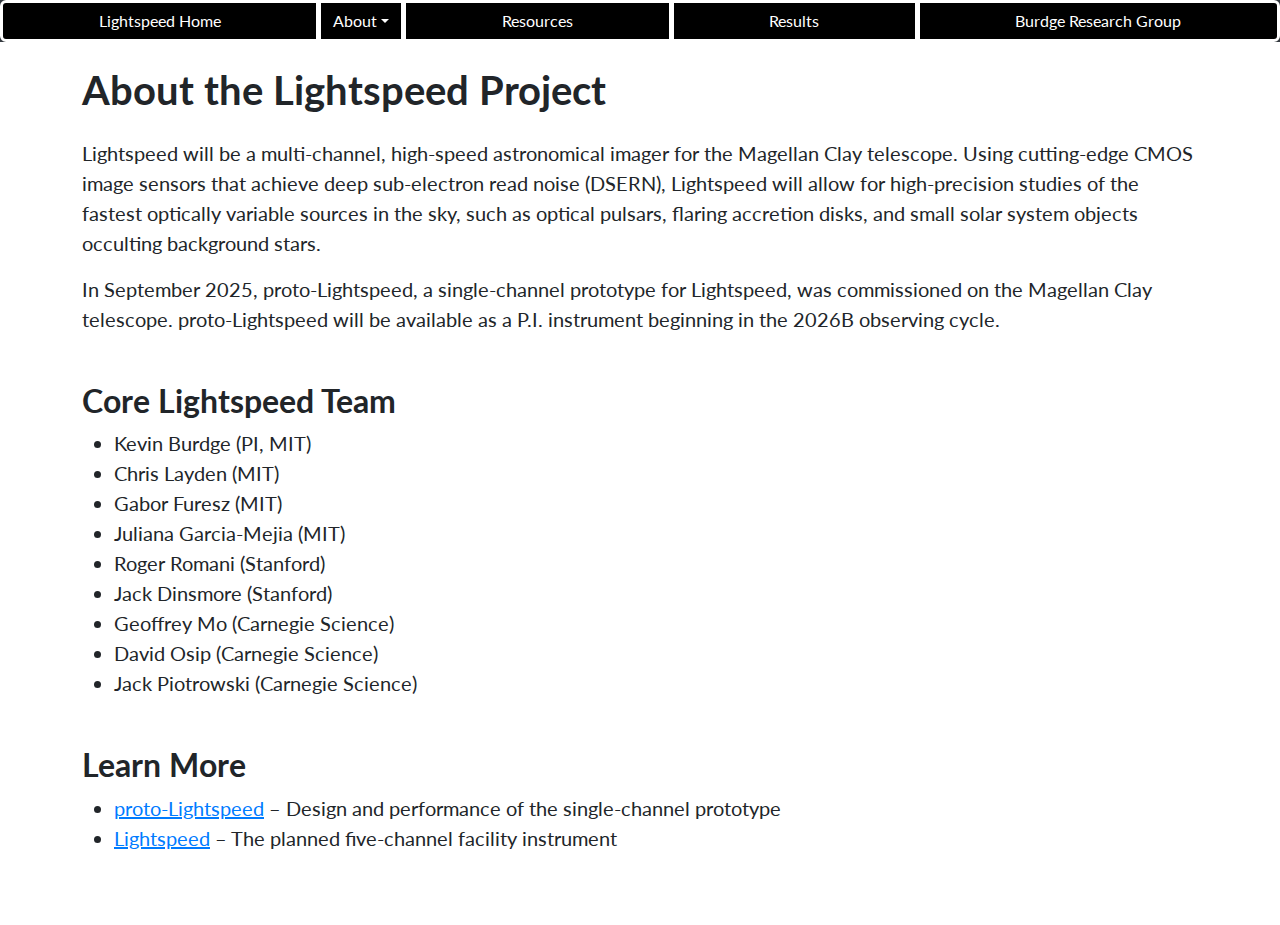
<file: about.html>
<!DOCTYPE html>
<html data-bs-theme="light" lang="en">

<head>
    <!-- Google tag (gtag.js) -->
    <script async src="https://www.googletagmanager.com/gtag/js?id=G-EFRN2XD4R9"></script>
    <script>
    window.dataLayer = window.dataLayer || [];
    function gtag(){dataLayer.push(arguments);}
    gtag('js', new Date());

    gtag('config', 'G-EFRN2XD4R9');
    </script>
    <meta charset="utf-8">
    <meta name="viewport" content="width=device-width, initial-scale=1.0, shrink-to-fit=no">
    <title>About the Lightspeed Project</title>
    <link rel="stylesheet" href="assets/bootstrap/css/bootstrap.min.css">
    <link rel="stylesheet" href="https://fonts.googleapis.com/css?family=Lato:300,400,700,300italic,400italic,700italic&amp;display=swap">
    <link rel="stylesheet" href="assets/css/bss-overrides.css">
    
    <style>
        .nav-dropdown:hover .dropdown-menu {
            display: block;
        }
        .dropdown-menu {
            margin-top: 0;
        }
        /* Make the hover effect transparent */
        .dropdown-item:hover,
        .dropdown-item:focus {
            background-color: rgba(255, 255, 255, 0.2);
        }
    </style>
</head>

<body>
    <header class="text-center text-white pt-0 mb-0 pb-0 masthead">
        <div class="btn-group bg-black bg-opacity-75 w-100" role="group">
            <a class="btn btn-primary bg-black border-3 border-white" role="button" href="index.html">Lightspeed Home</a>
            <div class="btn-group nav-dropdown" role="group">
                <button class="btn btn-primary bg-black border-3 border-white dropdown-toggle" type="button" data-bs-toggle="dropdown" aria-expanded="false">About</button>
                <ul class="dropdown-menu bg-black">
                    <li><a class="dropdown-item text-white" href="about.html">About</a></li>
                    <li><a class="dropdown-item text-white" href="proto-lightspeed.html">proto-Lightspeed</a></li>
                    <li><a class="dropdown-item text-white" href="lightspeed.html">Lightspeed</a></li>
                </ul>
            </div>
            <a class="btn btn-primary bg-black border-3 border-white" role="button" href="resources.html">Resources</a>
            <a class="btn btn-primary bg-black border-3 border-white" role="button" href="results.html">Results</a>
            <a class="btn btn-primary bg-black border-3 border-white" role="button" href="https://binaries.mit.edu">Burdge Research Group</a>
        </div>
    </header>

    <main class="container py-4">
        <h1 class="mb-4">About the Lightspeed Project</h1>

        <section class="mb-5">
            <p class="fs-5">
                Lightspeed will be a multi-channel, high-speed astronomical imager for the Magellan Clay telescope. 
                Using cutting-edge CMOS image sensors that achieve deep sub-electron read noise (DSERN), Lightspeed 
                will allow for high-precision studies of the fastest optically variable sources in the sky, such as 
                optical pulsars, flaring accretion disks, and small solar system objects occulting background stars.
            </p>
            <p class="fs-5">
                In September 2025, proto-Lightspeed, a single-channel prototype for Lightspeed, was 
                commissioned on the Magellan Clay telescope. proto-Lightspeed will be available as a P.I. instrument 
                beginning in the 2026B observing cycle.
            </p>
        </section>

        <section class="mb-5">
            <h2>Core Lightspeed Team</h2>
            <ul class="fs-5">
                <li>Kevin Burdge (PI, MIT)</li>
                <li>Chris Layden (MIT)</li>
                <li>Gabor Furesz (MIT)</li>
                <li>Juliana Garcia-Mejia (MIT)</li>
                <li>Roger Romani (Stanford)</li>
                <li>Jack Dinsmore (Stanford)</li>
                <li>Geoffrey Mo (Carnegie Science)</li>
                <li>David Osip (Carnegie Science)</li>
                <li>Jack Piotrowski (Carnegie Science)</li>
            </ul>
        </section>

        <section class="mb-5">
            <h2>Learn More</h2>
            <ul class="fs-5">
                <li><a href="proto-lightspeed.html">proto-Lightspeed</a> – Design and performance of the single-channel prototype</li>
                <li><a href="lightspeed.html">Lightspeed</a> – The planned five-channel facility instrument</li>
            </ul>
        </section>

    </main>

    <script src="assets/bootstrap/js/bootstrap.min.js"></script>
</body>

</html>
</file>
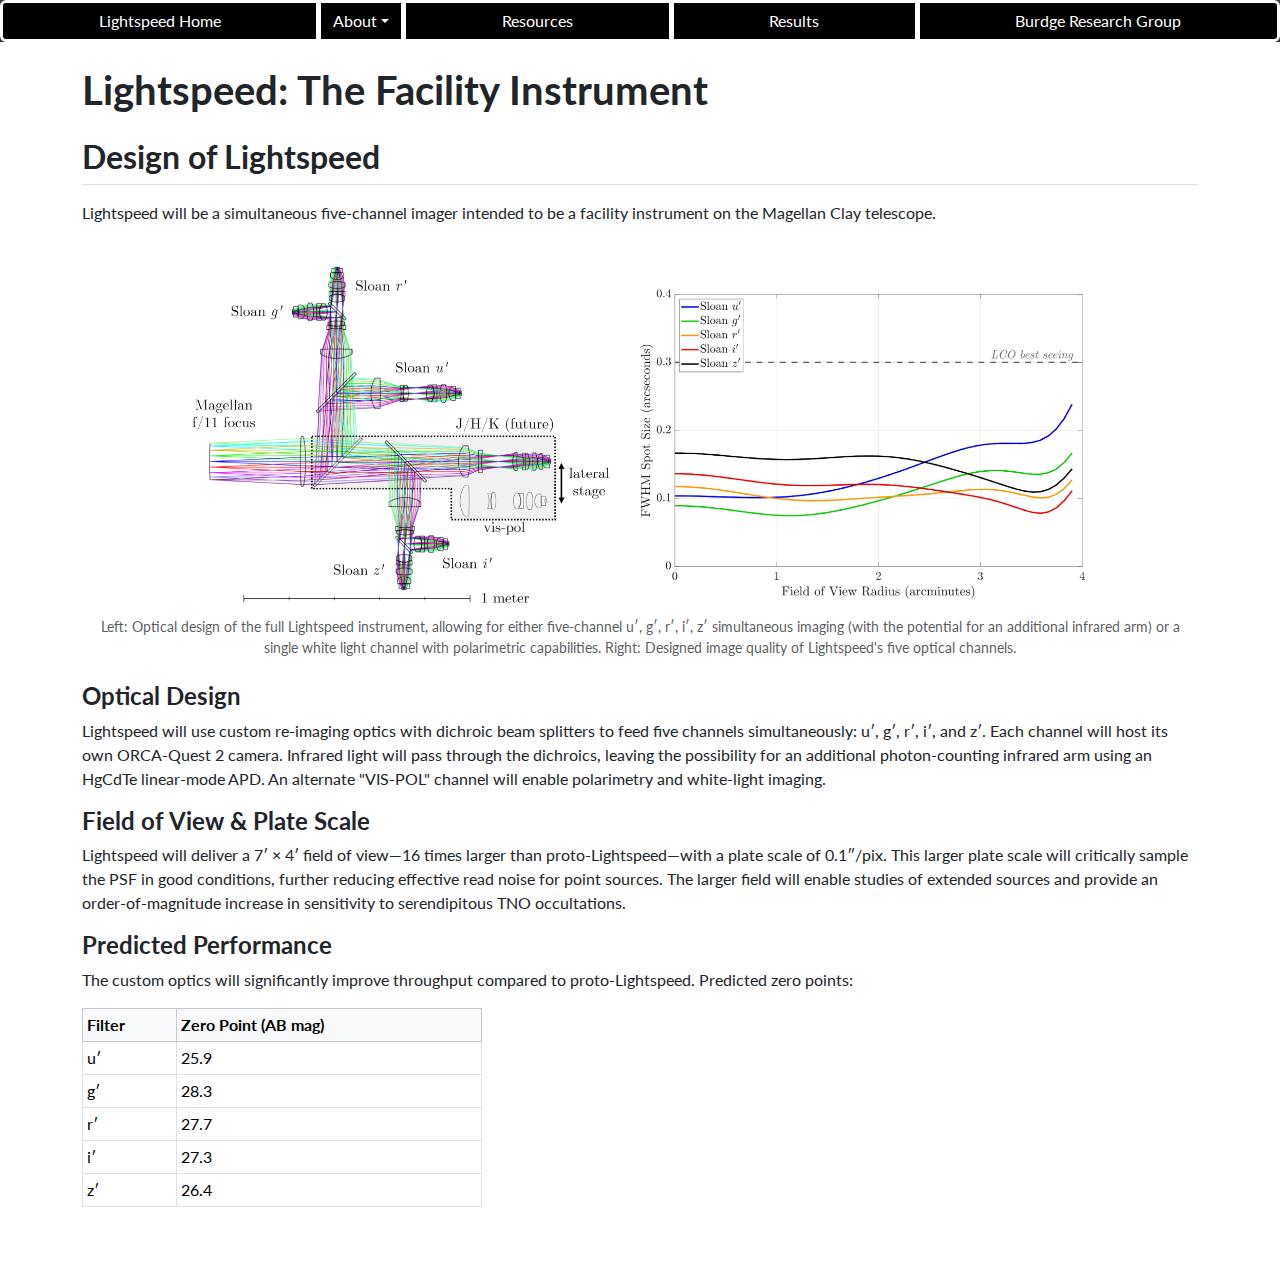
<file: lightspeed.html>
<!DOCTYPE html>
<html data-bs-theme="light" lang="en">

<head>
    <!-- Google tag (gtag.js) -->
    <script async src="https://www.googletagmanager.com/gtag/js?id=G-EFRN2XD4R9"></script>
    <script>
    window.dataLayer = window.dataLayer || [];
    function gtag(){dataLayer.push(arguments);}
    gtag('js', new Date());

    gtag('config', 'G-EFRN2XD4R9');
    </script>
    <meta charset="utf-8">
    <meta name="viewport" content="width=device-width, initial-scale=1.0, shrink-to-fit=no">
    <title>About - Lightspeed</title>
    <link rel="stylesheet" href="assets/bootstrap/css/bootstrap.min.css">
    <link rel="stylesheet" href="https://fonts.googleapis.com/css?family=Lato:300,400,700,300italic,400italic,700italic&amp;display=swap">
    <link rel="stylesheet" href="assets/css/bss-overrides.css">
    <style>
        .nav-dropdown:hover .dropdown-menu {
            display: block;
        }
        .dropdown-menu {
            margin-top: 0;
        }
        /* Make the hover effect transparent */
        .dropdown-item:hover,
        .dropdown-item:focus {
            background-color: rgba(255, 255, 255, 0.2);
        }
    </style>
</head>

<body>
    <header class="text-center text-white pt-0 mb-0 pb-0 masthead">
        <div class="btn-group bg-black bg-opacity-75 w-100" role="group">
            <a class="btn btn-primary bg-black border-3 border-white" role="button" href="index.html">Lightspeed Home</a>
            <div class="btn-group nav-dropdown" role="group">
                <button class="btn btn-primary bg-black border-3 border-white dropdown-toggle" type="button" data-bs-toggle="dropdown" aria-expanded="false">About</button>
                <ul class="dropdown-menu bg-black">
                    <li><a class="dropdown-item text-white" href="about.html">About</a></li>
                    <li><a class="dropdown-item text-white" href="proto-lightspeed.html">proto-Lightspeed</a></li>
                    <li><a class="dropdown-item text-white" href="lightspeed.html">Lightspeed</a></li>
                </ul>
            </div>
            <a class="btn btn-primary bg-black border-3 border-white" role="button" href="resources.html">Resources</a>
            <a class="btn btn-primary bg-black border-3 border-white" role="button" href="results.html">Results</a>
            <a class="btn btn-primary bg-black border-3 border-white" role="button" href="https://binaries.mit.edu">Burdge Research Group</a>
        </div>
    </header>

    <main class="container py-4">
        <h1 class="mb-4">Lightspeed: The Facility Instrument</h1>

        <!-- Full Lightspeed Section -->
        <section class="mb-5">
            <h2 class="border-bottom pb-2 mb-3">Design of Lightspeed</h2>
            
            <p>
                Lightspeed will be a simultaneous 
                five-channel imager intended to be a facility instrument on the Magellan Clay telescope.
            </p>

            <figure class="figure text-center w-100 my-4">
                <img class="img-fluid" style="max-width: 900px;" src="assets/img/fig_11.png" alt="Lightspeed optical design">
                <figcaption class="figure-caption mt-2">Left: Optical design of the full Lightspeed instrument, allowing for either five-channel u′, g′, r′, i′, z′ simultaneous imaging (with the potential for an additional infrared arm) or a single white light channel with polarimetric capabilities. Right: Designed image quality of Lightspeed's five optical channels.</figcaption>
            </figure>

            <h4>Optical Design</h4>
            <p>
                Lightspeed will use custom re-imaging optics with dichroic beam splitters to 
                feed five channels simultaneously: u′, g′, r′, i′, and z′. Each channel will host its own 
                ORCA-Quest 2 camera. Infrared light will pass through the dichroics, leaving the possibility 
                for an additional photon-counting infrared arm using an HgCdTe linear-mode APD. An alternate 
                "VIS-POL" channel will enable polarimetry and white-light imaging.
            </p>

            <h4>Field of View & Plate Scale</h4>
            <p>
                Lightspeed will deliver a 7′ × 4′ field of view—16 times larger than 
                proto-Lightspeed—with a plate scale of 0.1″/pix. This larger plate scale 
                will critically sample the PSF in good conditions, further reducing effective read noise 
                for point sources. The larger field will enable studies of extended sources and provide 
                an order-of-magnitude increase in sensitivity to serendipitous TNO occultations.
            </p>

            <h4>Predicted Performance</h4>
            <p>
                The custom optics will significantly improve throughput compared to proto-Lightspeed. 
                Predicted zero points:
            </p>
            <table class="table table-bordered table-sm" style="max-width: 400px;">
                <thead class="table-light">
                    <tr><th>Filter</th><th>Zero Point (AB mag)</th></tr>
                </thead>
                <tbody>
                    <tr><td>u′</td><td>25.9</td></tr>
                    <tr><td>g′</td><td>28.3</td></tr>
                    <tr><td>r′</td><td>27.7</td></tr>
                    <tr><td>i′</td><td>27.3</td></tr>
                    <tr><td>z′</td><td>26.4</td></tr>
                </tbody>
            </table>
        </section>

    </main>

    <script src="assets/bootstrap/js/bootstrap.min.js"></script>
</body>

</html>
</file>
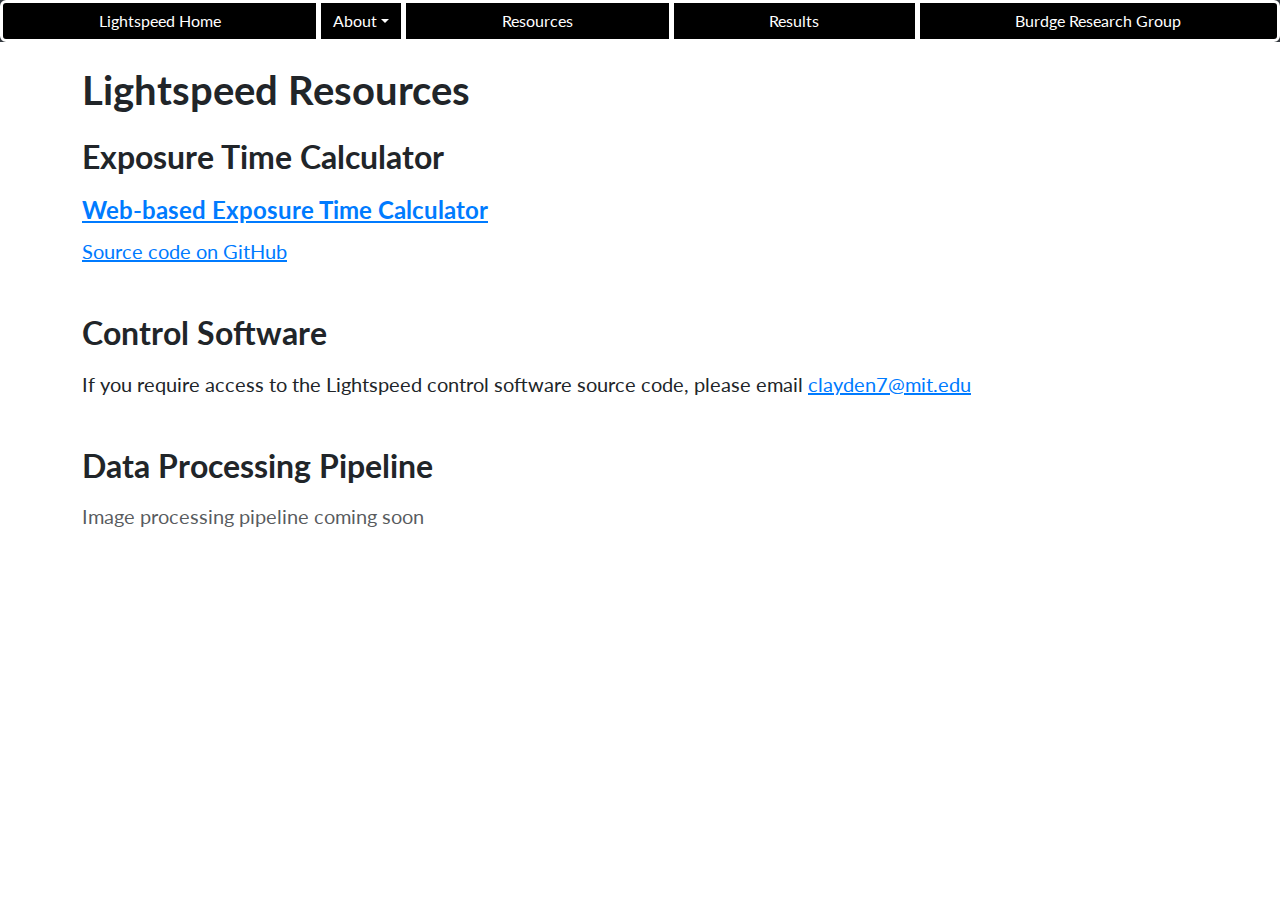
<file: resources.html>
<!DOCTYPE html>
<html data-bs-theme="light" lang="en">

<head>
    <!-- Google tag (gtag.js) -->
    <script async src="https://www.googletagmanager.com/gtag/js?id=G-EFRN2XD4R9"></script>
    <script>
    window.dataLayer = window.dataLayer || [];
    function gtag(){dataLayer.push(arguments);}
    gtag('js', new Date());

    gtag('config', 'G-EFRN2XD4R9');
    </script>
    <meta charset="utf-8">
    <meta name="viewport" content="width=device-width, initial-scale=1.0, shrink-to-fit=no">
    <title>Lightspeed Resources</title>
    <link rel="stylesheet" href="assets/bootstrap/css/bootstrap.min.css">
    <link rel="stylesheet" href="https://fonts.googleapis.com/css?family=Lato:300,400,700,300italic,400italic,700italic&amp;display=swap">
    <link rel="stylesheet" href="assets/css/bss-overrides.css">
    
    <style>
        .nav-dropdown:hover .dropdown-menu {
            display: block;
        }
        .dropdown-menu {
            margin-top: 0;
        }
        /* Make the hover effect transparent */
        .dropdown-item:hover,
        .dropdown-item:focus {
            background-color: rgba(255, 255, 255, 0.2);
        }
    </style>
</head>

<body>
    <header class="text-center text-white pt-0 mb-0 pb-0 masthead">
        <div class="btn-group bg-black bg-opacity-75 w-100" role="group">
            <a class="btn btn-primary bg-black border-3 border-white" role="button" href="index.html">Lightspeed Home</a>
            <div class="btn-group nav-dropdown" role="group">
                <button class="btn btn-primary bg-black border-3 border-white dropdown-toggle" type="button" data-bs-toggle="dropdown" aria-expanded="false">About</button>
                <ul class="dropdown-menu bg-black">
                    <li><a class="dropdown-item text-white" href="about.html">About</a></li>
                    <li><a class="dropdown-item text-white" href="proto-lightspeed.html">proto-Lightspeed</a></li>
                    <li><a class="dropdown-item text-white" href="lightspeed.html">Lightspeed</a></li>
                </ul>
            </div>
            <a class="btn btn-primary bg-black border-3 border-white" role="button" href="resources.html">Resources</a>
            <a class="btn btn-primary bg-black border-3 border-white" role="button" href="results.html">Results</a>
            <a class="btn btn-primary bg-black border-3 border-white" role="button" href="https://binaries.mit.edu">Burdge Research Group</a>
        </div>
    </header>

    <main class="container py-4">
        <h1 class="mb-4">Lightspeed Resources</h1>

        <section class="mb-5">
            <h2 class="mb-3">Exposure Time Calculator</h2>
            <p class="fs-5 mb-2">
                <a href="etc.html" class="fs-4 fw-bold">Web-based Exposure Time Calculator</a>
            </p>
            <p class="fs-5">
                <a href="https://github.com/ChrisLayden/Lightspeed-ETC">Source code on GitHub</a>
            </p>
        </section>

        <section class="mb-5">
            <h2 class="mb-3">Control Software</h2>
            <p class="fs-5">
                If you require access to the Lightspeed control software source code, please email 
                <a href="mailto:clayden7@mit.edu">clayden7@mit.edu</a>
            </p>
        </section>

        <section class="mb-5">
            <h2 class="mb-3">Data Processing Pipeline</h2>
            <p class="fs-5 text-muted">
                Image processing pipeline coming soon
            </p>
        </section>

    </main>

    <script src="assets/bootstrap/js/bootstrap.min.js"></script>
</body>

</html>
</file>
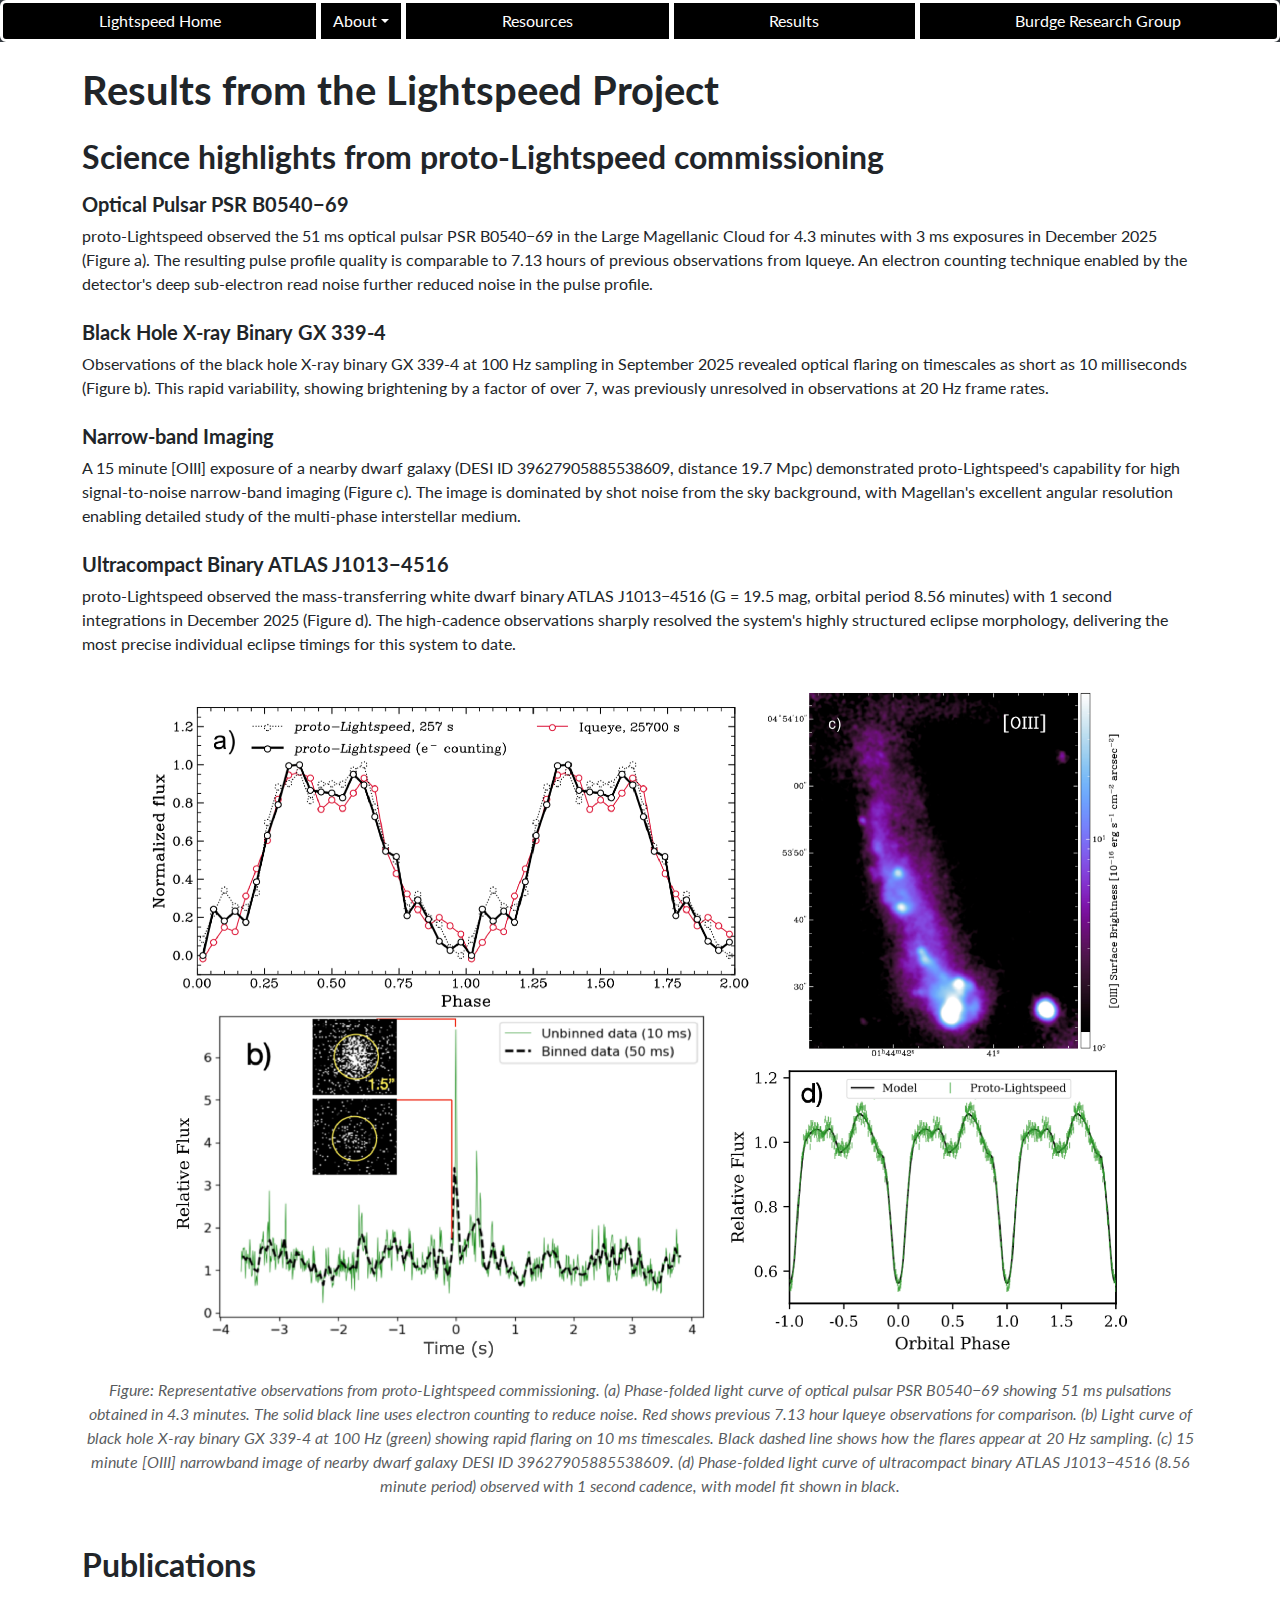
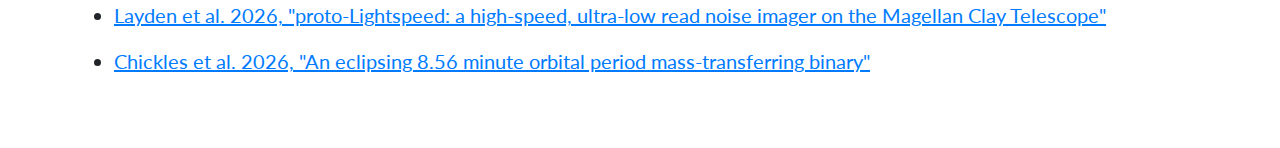
<file: results.html>
<!DOCTYPE html>
<html data-bs-theme="light" lang="en">

<head>
    <!-- Google tag (gtag.js) -->
    <script async src="https://www.googletagmanager.com/gtag/js?id=G-EFRN2XD4R9"></script>
    <script>
    window.dataLayer = window.dataLayer || [];
    function gtag(){dataLayer.push(arguments);}
    gtag('js', new Date());

    gtag('config', 'G-EFRN2XD4R9');
    </script>
    <meta charset="utf-8">
    <meta name="viewport" content="width=device-width, initial-scale=1.0, shrink-to-fit=no">
    <title>Lightspeed Results</title>
    <link rel="stylesheet" href="assets/bootstrap/css/bootstrap.min.css">
    <link rel="stylesheet" href="https://fonts.googleapis.com/css?family=Lato:300,400,700,300italic,400italic,700italic&amp;display=swap">
    <link rel="stylesheet" href="assets/css/bss-overrides.css">
    
    <style>
        .nav-dropdown:hover .dropdown-menu {
            display: block;
        }
        .dropdown-menu {
            margin-top: 0;
        }
        .dropdown-item:hover,
        .dropdown-item:focus {
            background-color: rgba(255, 255, 255, 0.2);
        }
    </style>
</head>

<body>
    <header class="text-center text-white pt-0 mb-0 pb-0 masthead">
        <div class="btn-group bg-black bg-opacity-75 w-100" role="group">
            <a class="btn btn-primary bg-black border-3 border-white" role="button" href="index.html">Lightspeed Home</a>
            <div class="btn-group nav-dropdown" role="group">
                <button class="btn btn-primary bg-black border-3 border-white dropdown-toggle" type="button" data-bs-toggle="dropdown" aria-expanded="false">About</button>
                <ul class="dropdown-menu bg-black">
                    <li><a class="dropdown-item text-white" href="about.html">About</a></li>
                    <li><a class="dropdown-item text-white" href="proto-lightspeed.html">proto-Lightspeed</a></li>
                    <li><a class="dropdown-item text-white" href="lightspeed.html">Lightspeed</a></li>
                </ul>
            </div>
            <a class="btn btn-primary bg-black border-3 border-white" role="button" href="resources.html">Resources</a>
            <a class="btn btn-primary bg-black border-3 border-white" role="button" href="results.html">Results</a>
            <a class="btn btn-primary bg-black border-3 border-white" role="button" href="https://binaries.mit.edu">Burdge Research Group</a>
        </div>
    </header>

    <main class="container py-4">
        <h1 class="mb-4">Results from the Lightspeed Project</h1>

        <section class="mb-5">
            <h2 class="mb-3">Science highlights from proto-Lightspeed commissioning</h2>
            
            <div class="mb-4">
                <h3 class="h5">Optical Pulsar PSR B0540−69</h3>
                <p class="fs-6">
                    proto-Lightspeed observed the 51 ms optical pulsar PSR B0540−69 in the 
                    Large Magellanic Cloud for 4.3 minutes with 3 ms exposures in December 2025 (Figure a). 
                    The resulting pulse profile quality is comparable to 7.13 hours of previous observations 
                    from Iqueye. An electron counting technique enabled by the detector's deep sub-electron
                    read noise further reduced noise in the pulse profile.
                </p>
            </div>

            <div class="mb-4">
                <h3 class="h5">Black Hole X-ray Binary GX 339-4</h3>
                <p class="fs-6">
                    Observations of the black hole X-ray binary GX 339-4 at 100 Hz sampling 
                    in September 2025 revealed optical flaring on timescales as short as 10 milliseconds (Figure b). 
                    This rapid variability, showing brightening by a factor of over 7, was previously unresolved 
                    in observations at 20 Hz frame rates.
                </p>
            </div>

            <div class="mb-4">
                <h3 class="h5">Narrow-band Imaging</h3>
                <p class="fs-6">
                    A 15 minute [OIII] exposure of a nearby dwarf galaxy (DESI ID 39627905885538609, distance 
                    19.7 Mpc) demonstrated proto-Lightspeed's capability for high signal-to-noise narrow-band 
                    imaging (Figure c). The image is dominated by shot noise from the sky background, with 
                    Magellan's excellent angular resolution enabling detailed study of the multi-phase interstellar medium.
                </p>
            </div>

            <div class="mb-4">
                <h3 class="h5">Ultracompact Binary ATLAS J1013−4516</h3>
                <p class="fs-6">
                    proto-Lightspeed observed the mass-transferring white dwarf binary ATLAS J1013−4516 
                    (G = 19.5 mag, orbital period 8.56 minutes) with 1 second integrations in December 2025 (Figure d). 
                    The high-cadence observations sharply resolved the system's highly structured eclipse morphology, 
                    delivering the most precise individual eclipse timings for this system to date.
                </p>
            </div>

            <div class="text-center my-4">
                <img src="assets/img/fig_10.png" alt="proto-Lightspeed science results" class="img-fluid" style="max-width: 90%;">
                <p class="text-muted mt-2 fst-italic">
                    Figure: Representative observations from proto-Lightspeed commissioning. 
                    (a) Phase-folded light curve of optical pulsar PSR B0540−69 showing 51 ms pulsations obtained 
                    in 4.3 minutes. The solid black line uses electron counting to reduce noise. Red shows previous 
                    7.13 hour Iqueye observations for comparison. (b) Light curve of black hole X-ray binary GX 339-4 
                    at 100 Hz (green) showing rapid flaring on 10 ms timescales. Black dashed line shows how the flares 
                    appear at 20 Hz sampling. (c) 15 minute [OIII] narrowband image of nearby dwarf galaxy 
                    DESI ID 39627905885538609. (d) Phase-folded light curve of ultracompact binary ATLAS J1013−4516 
                    (8.56 minute period) observed with 1 second cadence, with model fit shown in black.
                </p>
            </div>
        </section>

        <section class="mb-5">
            <h2 class="mb-3">Publications</h2>
            <ul class="fs-5">
                <li><a href="https://arxiv.org/abs/2601.16268">Layden et al. 2026, "proto-Lightspeed: a high-speed, ultra-low read noise imager on the Magellan Clay Telescope"</a></li>
            </ul>
            <ul class="fs-5">
                <li><a href="https://arxiv.org/abs/2601.07925">Chickles et al. 2026, "An eclipsing 8.56 minute orbital period mass-transferring binary"</a></li>
            </ul>
        </section>

    </main>

    <script src="assets/bootstrap/js/bootstrap.min.js"></script>
</body>

</html>
</file>
<file: assets/css/bss-overrides.css>
:root, [data-bs-theme=light] {
  --bs-secondary: #010101;
  --bs-secondary-rgb: 1,1,1;
  --bs-secondary-text-emphasis: #000000;
  --bs-secondary-bg-subtle: #CCCCCC;
  --bs-secondary-border-subtle: #999999;
}

.btn-secondary {
  --bs-btn-color: #fff;
  --bs-btn-bg: #010101;
  --bs-btn-border-color: #010101;
  --bs-btn-hover-color: #fff;
  --bs-btn-hover-bg: #010101;
  --bs-btn-hover-border-color: #010101;
  --bs-btn-focus-shadow-rgb: 217,217,217;
  --bs-btn-active-color: #fff;
  --bs-btn-active-bg: #010101;
  --bs-btn-active-border-color: #010101;
  --bs-btn-disabled-color: #fff;
  --bs-btn-disabled-bg: #010101;
  --bs-btn-disabled-border-color: #010101;
}

.btn-outline-secondary {
  --bs-btn-color: #010101;
  --bs-btn-border-color: #010101;
  --bs-btn-focus-shadow-rgb: 1,1,1;
  --bs-btn-hover-color: #fff;
  --bs-btn-hover-bg: #010101;
  --bs-btn-hover-border-color: #010101;
  --bs-btn-active-color: #fff;
  --bs-btn-active-bg: #010101;
  --bs-btn-active-border-color: #010101;
  --bs-btn-disabled-color: #010101;
  --bs-btn-disabled-bg: transparent;
  --bs-btn-disabled-border-color: #010101;
}

.pt-0 {
  padding-top: 0 !important;
}

.pe-4 {
  padding-right: 1.5rem !important;
}

.pe-10 {
  padding-right: 10.5rem !important;
}

.pb-0 {
  padding-bottom: 0 !important;
}

.ps-0 {
  padding-left: 0 !important;
}

.ps-4 {
  padding-left: 1.5rem !important;
}

.ps-10 {
  padding-left: 10.5rem !important;
}
</file>
